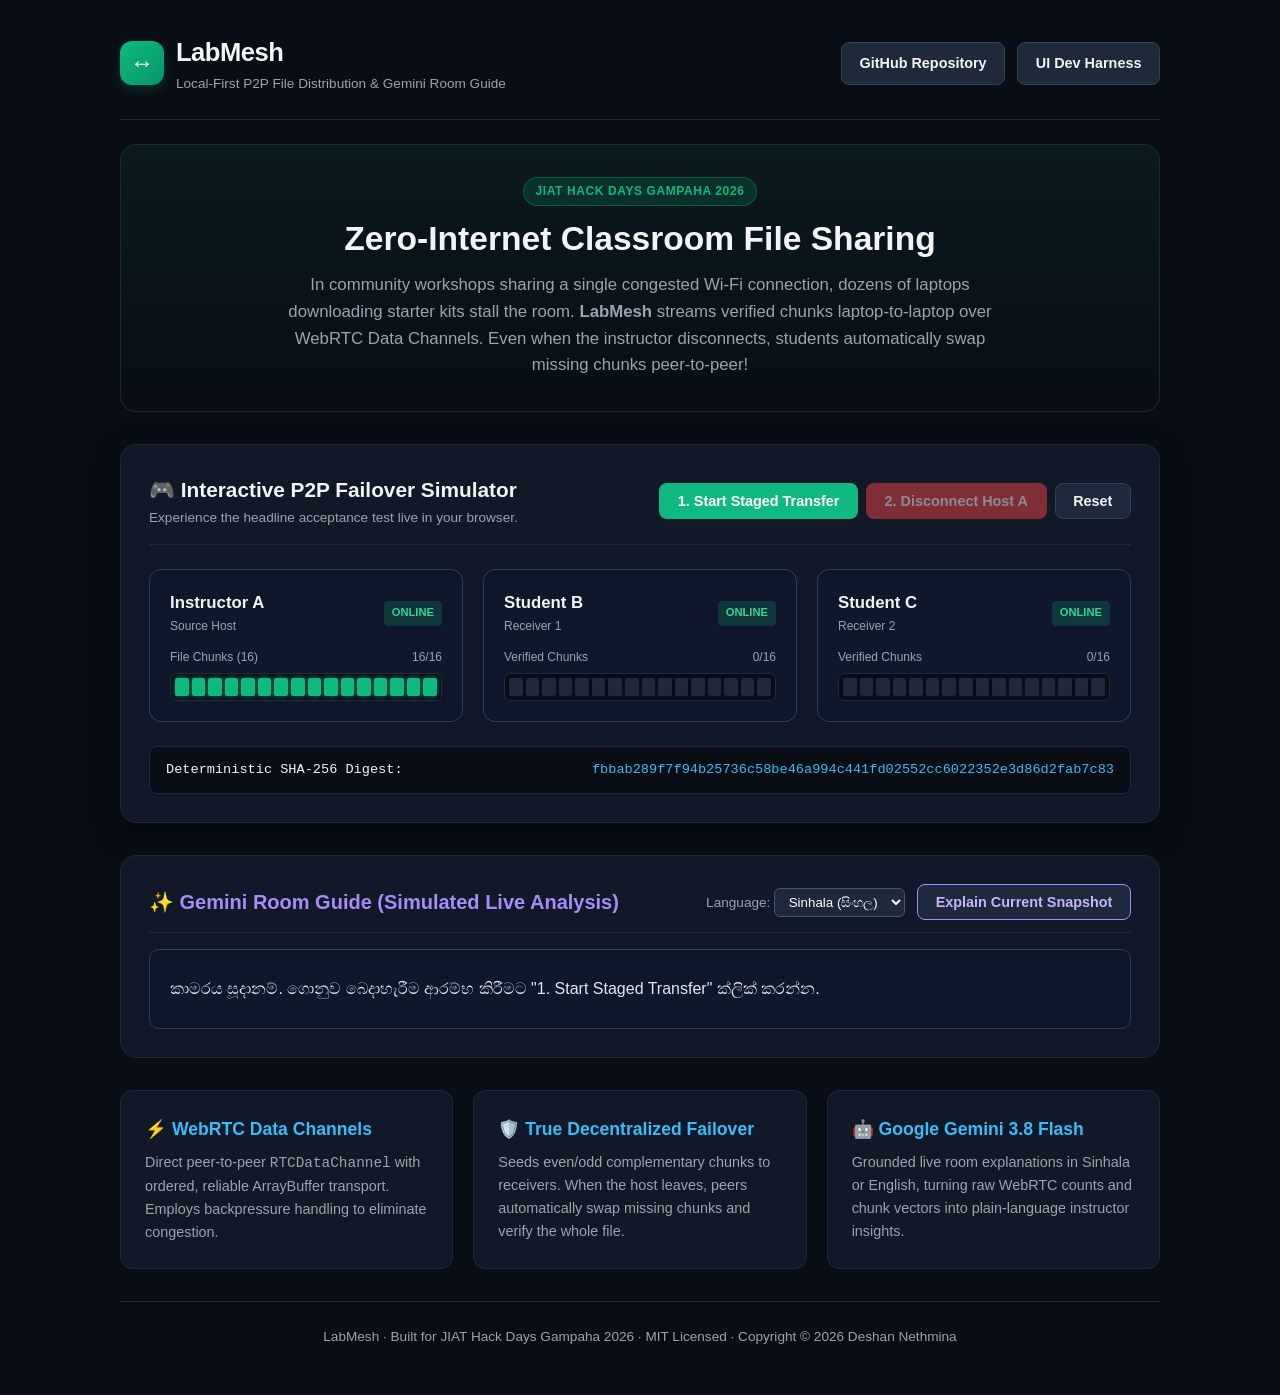
<file: index.html>
<!DOCTYPE html>
<html lang="en">
<head>
  <meta charset="UTF-8">
  <meta name="viewport" content="width=device-width, initial-scale=1.0">
  <title>LabMesh · Local P2P File Sharing with Gemini Guide</title>
  <style>
    :root {
      --bg: #090d16;
      --card-bg: #111827;
      --border: #1f2937;
      --primary: #10b981;
      --primary-glow: rgba(16, 185, 129, 0.2);
      --accent: #38bdf8;
      --warning: #f59e0b;
      --danger: #ef4444;
      --text: #f3f4f6;
      --text-muted: #9ca3af;
    }

    * { box-sizing: border-box; margin: 0; padding: 0; }
    body {
      font-family: -apple-system, BlinkMacSystemFont, "Segoe UI", Roboto, Helvetica, Arial, sans-serif;
      background: var(--bg);
      color: var(--text);
      line-height: 1.6;
      padding: 0 1rem 3rem;
    }

    header {
      max-width: 1040px;
      margin: 2rem auto 1.5rem;
      display: flex;
      flex-wrap: wrap;
      align-items: center;
      justify-content: space-between;
      gap: 1rem;
      padding-bottom: 1.5rem;
      border-bottom: 1px solid var(--border);
    }

    .brand {
      display: flex;
      align-items: center;
      gap: 0.75rem;
    }

    .brand-icon {
      background: linear-gradient(135deg, #10b981, #059669);
      color: white;
      width: 44px;
      height: 44px;
      border-radius: 12px;
      display: grid;
      place-items: center;
      font-size: 1.5rem;
      font-weight: bold;
      box-shadow: 0 4px 12px var(--primary-glow);
    }

    .brand h1 { font-size: 1.6rem; font-weight: 800; letter-spacing: -0.02em; }
    .brand p { font-size: 0.85rem; color: var(--text-muted); }

    .nav-links {
      display: flex;
      gap: 0.75rem;
    }

    .btn {
      display: inline-flex;
      align-items: center;
      gap: 0.4rem;
      padding: 0.55rem 1.1rem;
      border-radius: 8px;
      font-weight: 600;
      font-size: 0.9rem;
      text-decoration: none;
      cursor: pointer;
      border: 1px solid transparent;
      transition: all 0.15s ease;
    }

    .btn-primary { background: var(--primary); color: white; }
    .btn-primary:hover { background: #059669; }
    .btn-outline { background: #1e293b; color: var(--text); border-color: #334155; }
    .btn-outline:hover { background: #334155; }
    .btn-danger { background: var(--danger); color: white; }
    .btn-danger:hover { background: #dc2626; }
    .btn:disabled { opacity: 0.5; cursor: not-allowed; }

    main {
      max-width: 1040px;
      margin: 0 auto;
      display: flex;
      flex-direction: column;
      gap: 2rem;
    }

    .hero {
      background: linear-gradient(180deg, rgba(16, 185, 129, 0.08) 0%, rgba(15, 23, 42, 0) 100%);
      border: 1px solid var(--border);
      border-radius: 16px;
      padding: 2rem;
      text-align: center;
    }

    .badge {
      display: inline-block;
      padding: 0.25rem 0.75rem;
      border-radius: 9999px;
      font-size: 0.75rem;
      font-weight: 700;
      text-transform: uppercase;
      letter-spacing: 0.05em;
      margin-bottom: 0.75rem;
      background: rgba(16, 185, 129, 0.15);
      color: var(--primary);
      border: 1px solid rgba(16, 185, 129, 0.3);
    }

    .hero h2 { font-size: 2.1rem; font-weight: 800; margin-bottom: 0.75rem; line-height: 1.25; }
    .hero p { max-width: 720px; margin: 0 auto; color: var(--text-muted); font-size: 1.05rem; }

    /* Interactive Simulator */
    .sim-card {
      background: var(--card-bg);
      border: 1px solid var(--border);
      border-radius: 16px;
      padding: 1.75rem;
      box-shadow: 0 10px 30px rgba(0, 0, 0, 0.4);
    }

    .sim-header {
      display: flex;
      flex-wrap: wrap;
      align-items: center;
      justify-content: space-between;
      gap: 1rem;
      margin-bottom: 1.5rem;
      padding-bottom: 1rem;
      border-bottom: 1px solid var(--border);
    }

    .sim-header h3 { font-size: 1.3rem; display: flex; align-items: center; gap: 0.5rem; }
    .sim-controls { display: flex; flex-wrap: wrap; gap: 0.5rem; }

    .ready-banner {
      display: none;
      background: rgba(16, 185, 129, 0.12);
      border: 1px solid var(--primary);
      border-radius: 10px;
      padding: 0.85rem 1.25rem;
      margin-bottom: 1.5rem;
      color: #34d399;
      font-weight: 700;
      text-align: center;
      animation: pulse 2s infinite;
    }

    @keyframes pulse {
      0%, 100% { opacity: 1; }
      50% { opacity: 0.7; }
    }

    .peers-grid {
      display: grid;
      grid-template-columns: repeat(auto-fit, minmax(280px, 1fr));
      gap: 1.25rem;
      margin-bottom: 1.5rem;
    }

    .peer-card {
      background: #0f172a;
      border: 1px solid #1e293b;
      border-radius: 12px;
      padding: 1.25rem;
      position: relative;
      transition: all 0.2s ease;
    }

    .peer-card.active { border-color: #334155; }
    .peer-card.offline { opacity: 0.55; border-color: #ef4444; }

    .peer-top {
      display: flex;
      justify-content: space-between;
      align-items: center;
      margin-bottom: 0.75rem;
    }

    .peer-name { font-weight: 700; font-size: 1.05rem; }
    .peer-role { font-size: 0.75rem; color: var(--text-muted); }

    .status-pill {
      font-size: 0.7rem;
      font-weight: 700;
      padding: 0.2rem 0.5rem;
      border-radius: 4px;
      text-transform: uppercase;
    }

    .status-online { background: rgba(16, 185, 129, 0.2); color: #34d399; }
    .status-offline { background: rgba(239, 68, 68, 0.2); color: #f87171; }

    .chunk-strip-label {
      font-size: 0.75rem;
      color: var(--text-muted);
      margin-bottom: 0.35rem;
      display: flex;
      justify-content: space-between;
    }

    .chunk-strip {
      display: grid;
      grid-template-columns: repeat(16, 1fr);
      gap: 3px;
      background: #090d16;
      padding: 4px;
      border-radius: 6px;
      border: 1px solid #1e293b;
    }

    .chunk-cell {
      height: 18px;
      border-radius: 2px;
      background: #1e293b;
      transition: background 0.25s ease;
    }

    .chunk-cell.full { background: var(--primary); box-shadow: 0 0 6px rgba(16, 185, 129, 0.6); }

    .hash-display {
      background: #090d16;
      border: 1px solid #1e293b;
      border-radius: 8px;
      padding: 0.75rem 1rem;
      font-family: monospace;
      font-size: 0.85rem;
      display: flex;
      flex-wrap: wrap;
      align-items: center;
      justify-content: space-between;
      gap: 0.5rem;
    }

    .hash-val { color: var(--accent); word-break: break-all; }

    /* Gemini Advisor Section */
    .advisor-card {
      background: var(--card-bg);
      border: 1px solid var(--border);
      border-radius: 16px;
      padding: 1.75rem;
    }

    .advisor-header {
      display: flex;
      align-items: center;
      justify-content: space-between;
      margin-bottom: 1rem;
      padding-bottom: 0.75rem;
      border-bottom: 1px solid var(--border);
    }

    .advisor-header h3 { font-size: 1.25rem; display: flex; align-items: center; gap: 0.5rem; color: #a78bfa; }

    .advisor-box {
      background: #0f172a;
      border: 1px solid #334155;
      border-radius: 10px;
      padding: 1.25rem;
      font-size: 1rem;
      min-height: 80px;
      display: flex;
      align-items: center;
      color: #e2e8f0;
    }

    /* Architecture grid */
    .features-grid {
      display: grid;
      grid-template-columns: repeat(auto-fit, minmax(280px, 1fr));
      gap: 1.25rem;
    }

    .feat-card {
      background: var(--card-bg);
      border: 1px solid var(--border);
      border-radius: 12px;
      padding: 1.5rem;
    }

    .feat-card h4 { font-size: 1.1rem; color: var(--accent); margin-bottom: 0.5rem; }
    .feat-card p { font-size: 0.9rem; color: var(--text-muted); }

    footer {
      max-width: 1040px;
      margin: 2rem auto 0;
      text-align: center;
      font-size: 0.85rem;
      color: var(--text-muted);
      border-top: 1px solid var(--border);
      padding-top: 1.5rem;
    }
  </style>
</head>
<body>

  <header>
    <div class="brand">
      <div class="brand-icon">↔</div>
      <div>
        <h1>LabMesh</h1>
        <p>Local-First P2P File Distribution & Gemini Room Guide</p>
      </div>
    </div>
    <div class="nav-links">
      <a href="https://github.com/Deshan217/labmesh" target="_blank" class="btn btn-outline">GitHub Repository</a>
      <a href="tests/ui/index.html" class="btn btn-outline">UI Dev Harness</a>
    </div>
  </header>

  <main>
    <section class="hero">
      <span class="badge">JIAT Hack Days Gampaha 2026</span>
      <h2>Zero-Internet Classroom File Sharing</h2>
      <p>
        In community workshops sharing a single congested Wi-Fi connection, dozens of laptops downloading starter kits stall the room. 
        <strong>LabMesh</strong> streams verified chunks laptop-to-laptop over WebRTC Data Channels. Even when the instructor disconnects, students automatically swap missing chunks peer-to-peer!
      </p>
    </section>

    <!-- LIVE DEMO SIMULATION SECTION -->
    <section class="sim-card">
      <div class="sim-header">
        <div>
          <h3>🎮 Interactive P2P Failover Simulator</h3>
          <p style="font-size:0.85rem; color:var(--text-muted);">Experience the headline acceptance test live in your browser.</p>
        </div>
        <div class="sim-controls">
          <button id="btn-seed" class="btn btn-primary" onclick="startStagedTransfer()">1. Start Staged Transfer</button>
          <button id="btn-disconnect" class="btn btn-danger" onclick="disconnectHost()" disabled>2. Disconnect Host A</button>
          <button id="btn-reset" class="btn btn-outline" onclick="resetSim()">Reset</button>
        </div>
      </div>

      <div id="ready-banner" class="ready-banner">
        ✓ Ready to disconnect the source! Receivers B & C jointly hold 100% of the file chunks.
      </div>

      <div class="peers-grid">
        <!-- Peer A -->
        <div id="card-a" class="peer-card active">
          <div class="peer-top">
            <div>
              <div class="peer-name">Instructor A</div>
              <div class="peer-role">Source Host</div>
            </div>
            <span id="badge-a" class="status-pill status-online">Online</span>
          </div>
          <div class="chunk-strip-label">
            <span>File Chunks (16)</span>
            <span id="count-a">16/16</span>
          </div>
          <div id="strip-a" class="chunk-strip"></div>
        </div>

        <!-- Peer B -->
        <div id="card-b" class="peer-card active">
          <div class="peer-top">
            <div>
              <div class="peer-name">Student B</div>
              <div class="peer-role">Receiver 1</div>
            </div>
            <span class="status-pill status-online">Online</span>
          </div>
          <div class="chunk-strip-label">
            <span>Verified Chunks</span>
            <span id="count-b">0/16</span>
          </div>
          <div id="strip-b" class="chunk-strip"></div>
        </div>

        <!-- Peer C -->
        <div id="card-c" class="peer-card active">
          <div class="peer-top">
            <div>
              <div class="peer-name">Student C</div>
              <div class="peer-role">Receiver 2</div>
            </div>
            <span class="status-pill status-online">Online</span>
          </div>
          <div class="chunk-strip-label">
            <span>Verified Chunks</span>
            <span id="count-c">0/16</span>
          </div>
          <div id="strip-c" class="chunk-strip"></div>
        </div>
      </div>

      <div class="hash-display">
        <span>Deterministic SHA-256 Digest:</span>
        <span id="hash-val" class="hash-val">fbbab289f7f94b25736c58be46a994c441fd02552cc6022352e3d86d2fab7c83</span>
      </div>
    </section>

    <!-- GEMINI ROOM GUIDE SECTION -->
    <section class="advisor-card">
      <div class="advisor-header">
        <h3>✨ Gemini Room Guide (Simulated Live Analysis)</h3>
        <div>
          <label style="font-size:0.85rem; color:var(--text-muted); margin-right:0.5rem;">Language:
            <select id="guide-lang" style="background:#1e293b; color:#fff; padding:0.3rem 0.6rem; border:1px solid #475569; border-radius:6px;">
              <option value="si">Sinhala (සිංහල)</option>
              <option value="en">English</option>
            </select>
          </label>
          <button class="btn btn-outline" style="border-color:#a78bfa; color:#c4b5fd;" onclick="askGemini()">Explain Current Snapshot</button>
        </div>
      </div>
      <div id="advisor-output" class="advisor-box">
        කාමරය සූදානම්. ගොනුව බෙදාහැරීම ආරම්භ කිරීමට "1. Start Staged Transfer" ක්ලික් කරන්න.
      </div>
    </section>

    <!-- ARCHITECTURE & SPECS -->
    <section class="features-grid">
      <div class="feat-card">
        <h4>⚡ WebRTC Data Channels</h4>
        <p>Direct peer-to-peer <code>RTCDataChannel</code> with ordered, reliable ArrayBuffer transport. Employs backpressure handling to eliminate congestion.</p>
      </div>
      <div class="feat-card">
        <h4>🛡️ True Decentralized Failover</h4>
        <p>Seeds even/odd complementary chunks to receivers. When the host leaves, peers automatically swap missing chunks and verify the whole file.</p>
      </div>
      <div class="feat-card">
        <h4>🤖 Google Gemini 3.8 Flash</h4>
        <p>Grounded live room explanations in Sinhala or English, turning raw WebRTC counts and chunk vectors into plain-language instructor insights.</p>
      </div>
    </section>
  </main>

  <footer>
    <p>LabMesh · Built for JIAT Hack Days Gampaha 2026 · MIT Licensed · Copyright &copy; 2026 Deshan Nethmina</p>
  </footer>

  <script>
    const CHUNK_COUNT = 16;
    let stage = 0; // 0: idle, 1: seeded, 2: disconnected & complete

    function initStrips() {
      ['strip-a', 'strip-b', 'strip-c'].forEach(id => {
        const el = document.getElementById(id);
        el.innerHTML = '';
        for (let i = 0; i < CHUNK_COUNT; i++) {
          const cell = document.createElement('div');
          cell.className = 'chunk-cell';
          cell.id = `${id}-${i}`;
          el.appendChild(cell);
        }
      });
      for (let i = 0; i < CHUNK_COUNT; i++) {
        document.getElementById(`strip-a-${i}`).classList.add('full');
      }
    }

    function startStagedTransfer() {
      stage = 1;
      document.getElementById('btn-seed').disabled = true;

      // Seed even to B, odd to C
      for (let i = 0; i < CHUNK_COUNT; i++) {
        if (i % 2 === 0) {
          document.getElementById(`strip-b-${i}`).classList.add('full');
        } else {
          document.getElementById(`strip-c-${i}`).classList.add('full');
        }
      }

      document.getElementById('count-b').textContent = '8/16';
      document.getElementById('count-c').textContent = '8/16';
      document.getElementById('ready-banner').style.display = 'block';
      document.getElementById('btn-disconnect').disabled = false;

      updateGuide(
        "ලබන්නන් B සහ C එක්ව සියලුම chunks රඳවාගෙන ඇත. ඔබට දැන් Instructor A ගේ සම්බන්ධතාවය විසන්ධි කළ හැක.",
        "Receivers B and C jointly hold all 16 chunks. It is now safe to disconnect Instructor A."
      );
    }

    function disconnectHost() {
      if (stage !== 1) return;
      stage = 2;
      document.getElementById('btn-disconnect').disabled = true;

      // Disconnect A
      document.getElementById('card-a').classList.remove('active');
      document.getElementById('card-a').classList.add('offline');
      document.getElementById('badge-a').className = 'status-pill status-offline';
      document.getElementById('badge-a').textContent = 'Offline';

      // Automatic P2P failover: B and C swap missing chunks
      setTimeout(() => {
        for (let i = 0; i < CHUNK_COUNT; i++) {
          document.getElementById(`strip-b-${i}`).classList.add('full');
          document.getElementById(`strip-c-${i}`).classList.add('full');
        }
        document.getElementById('count-b').textContent = '16/16 (Verified)';
        document.getElementById('count-c').textContent = '16/16 (Verified)';
        document.getElementById('ready-banner').textContent = '🎉 Transfer Complete! Both B and C successfully verified the whole-file SHA-256 hash.';

        updateGuide(
          "Instructor A විසන්ධි වී ඇත. B සහ C එකිනෙකාගෙන් chunks හුවමාරු කරගෙන සම්පූර්ණ SHA-256 තහවුරු කිරීම සාර්ථකව අවසන් කළහ.",
          "Instructor A disconnected. B and C recovered missing pieces peer-to-peer and reached verified whole-file SHA-256 completion."
        );
      }, 700);
    }

    function resetSim() {
      stage = 0;
      document.getElementById('btn-seed').disabled = false;
      document.getElementById('btn-disconnect').disabled = true;
      document.getElementById('ready-banner').style.display = 'none';
      document.getElementById('ready-banner').textContent = '✓ Ready to disconnect the source! Receivers B & C jointly hold 100% of the file chunks.';
      document.getElementById('card-a').className = 'peer-card active';
      document.getElementById('badge-a').className = 'status-pill status-online';
      document.getElementById('badge-a').textContent = 'Online';
      document.getElementById('count-b').textContent = '0/16';
      document.getElementById('count-c').textContent = '0/16';
      initStrips();
      updateGuide(
        "කාමරය සූදානම්. ගොනුව බෙදාහැරීම ආරම්භ කිරීමට '1. Start Staged Transfer' ක්ලික් කරන්න.",
        "Room is idle. Click '1. Start Staged Transfer' to seed the workshop file."
      );
    }

    function updateGuide(si, en) {
      const lang = document.getElementById('guide-lang').value;
      document.getElementById('advisor-output').textContent = lang === 'si' ? si : en;
    }

    function askGemini() {
      if (stage === 0) {
        updateGuide(
          "කාමරය සක්‍රියයි. නමුත් තවමත් ගොනුවක් තෝරාගෙන නැත. කරුණාකර transfer එක ආරම්භ කරන්න.",
          "Session is active with 3 peers, waiting for file selection."
        );
      } else if (stage === 1) {
        updateGuide(
          "B ලඟ even chunks ද, C ලඟ odd chunks ද ඇත. ලබන්නන් දෙදෙනා එක්ව 100% coverage සම්පූර්ණ කර ඇත. Ready to disconnect.",
          "Receivers jointly hold all 16 chunks with complementary inventories. Ready to disconnect the source."
        );
      } else if (stage === 2) {
        updateGuide(
          "සම්පූර්ණ file verification සාර්ථකයි. ගොනුවේ hash එක fbbab289... සමඟ 100% ගැලපේ. Save verified file ක්ලික් කරන්න.",
          "Whole-file SHA-256 integrity verified on both receivers. Safe to download and save verified file."
        );
      }
    }

    document.getElementById('guide-lang').addEventListener('change', askGemini);
    window.onload = initStrips;
  </script>
</body>
</html>
</file>
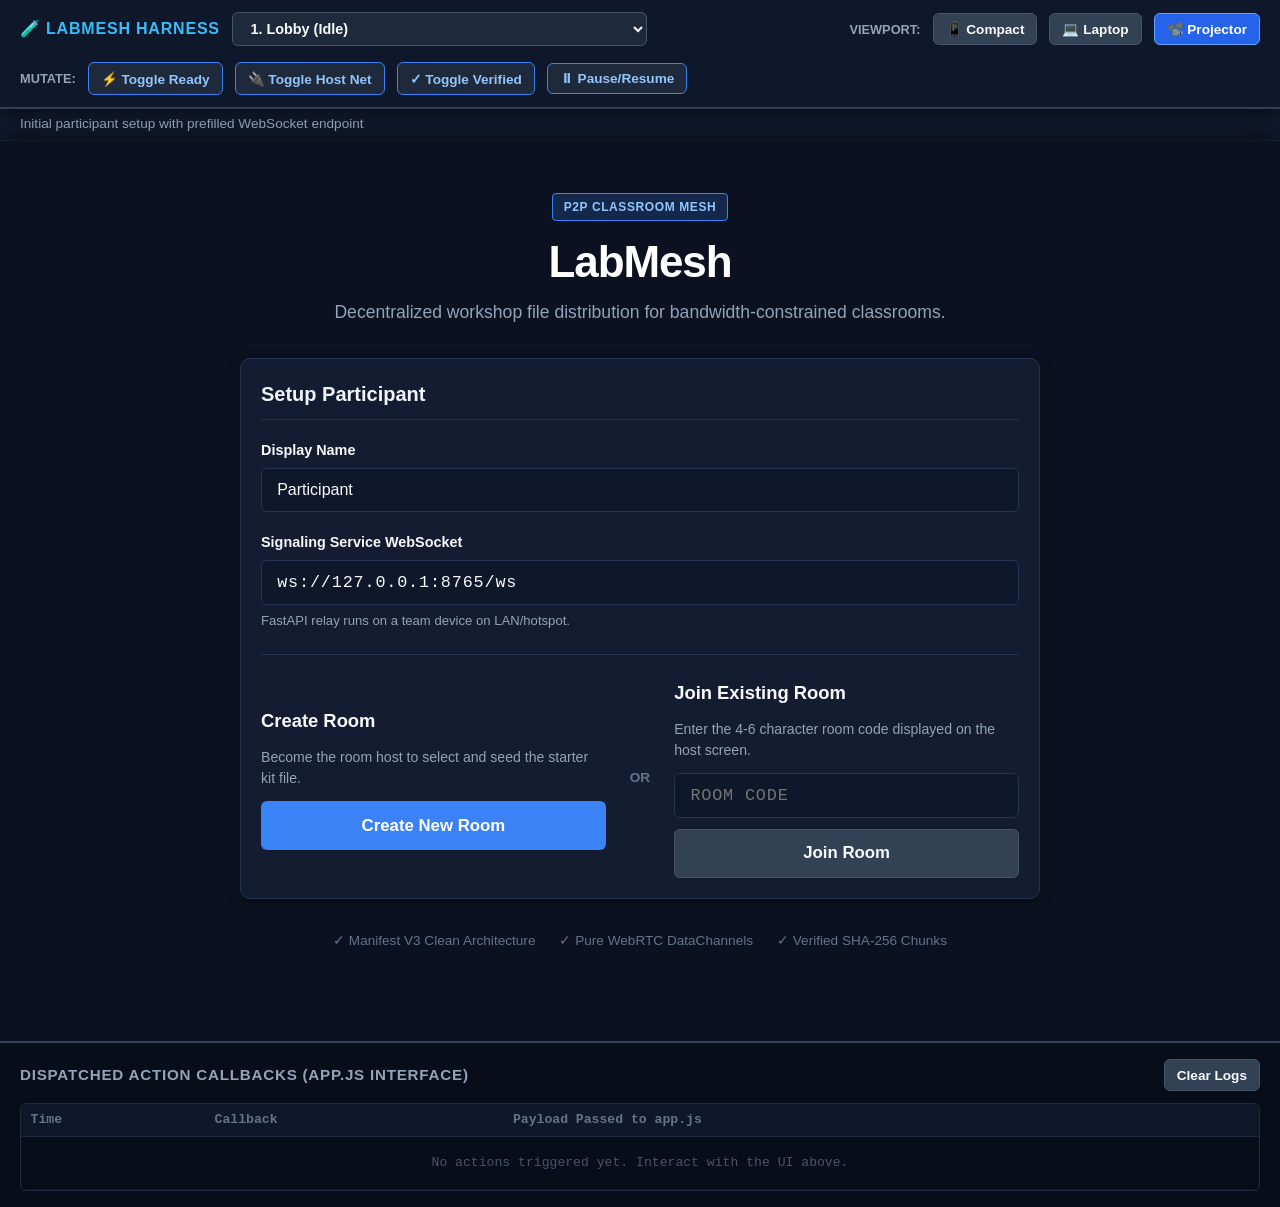
<file: tests/ui/index.html>
<!DOCTYPE html>
<html lang="en">
<head>
  <meta charset="UTF-8">
  <meta name="viewport" content="width=device-width, initial-scale=1.0">
  <title>LabMesh UI Dev Harness & Snapshot Inspector</title>
  <link rel="stylesheet" href="../../extension/styles.css">
  <style>
    /* Harness Toolbar & Debugging UI Styles */
    body {
      margin: 0;
      background: #060913;
      color: #f1f5f9;
      font-family: -apple-system, BlinkMacSystemFont, "Segoe UI", Roboto, sans-serif;
    }

    #harness-bar {
      position: sticky;
      top: 0;
      z-index: 1000;
      background: #0f172a;
      border-bottom: 2px solid #334155;
      padding: 0.75rem 1.25rem;
      display: flex;
      flex-wrap: wrap;
      align-items: center;
      justify-content: space-between;
      gap: 1rem;
      box-shadow: 0 4px 15px rgba(0, 0, 0, 0.5);
    }

    .harness-group {
      display: flex;
      align-items: center;
      gap: 0.75rem;
      flex-wrap: wrap;
    }

    .harness-title {
      font-size: 1rem;
      font-weight: 800;
      color: #38bdf8;
      letter-spacing: 0.05em;
    }

    .harness-select {
      padding: 0.45rem 0.85rem;
      background: #1e293b;
      border: 1px solid #475569;
      color: #f8fafc;
      border-radius: 6px;
      font-size: 0.9rem;
      font-weight: 600;
      cursor: pointer;
    }

    .harness-btn {
      padding: 0.45rem 0.75rem;
      background: #334155;
      border: 1px solid #475569;
      color: #f8fafc;
      border-radius: 6px;
      font-size: 0.85rem;
      font-weight: 600;
      cursor: pointer;
      transition: background 0.15s, border-color 0.15s;
    }

    .harness-btn:hover {
      background: #475569;
      border-color: #64748b;
    }

    .harness-btn.active {
      background: #2563eb;
      border-color: #60a5fa;
      color: #ffffff;
    }

    .harness-btn--toggle {
      background: #1e293b;
      border-color: #3b82f6;
      color: #93c5fd;
    }

    .harness-btn--toggle:hover {
      background: rgba(59, 130, 246, 0.25);
    }

    #snapshot-desc {
      font-size: 0.85rem;
      color: #94a3b8;
      padding: 0.35rem 1.25rem;
      background: #111a2e;
      border-bottom: 1px solid #1e293b;
    }

    /* Viewport Simulation Wrappers */
    #viewport-container {
      margin: 0 auto;
      transition: width 0.3s ease, max-width 0.3s ease;
      background: #0b1120;
      min-height: calc(100vh - 240px);
      box-shadow: 0 0 25px rgba(0, 0, 0, 0.7);
    }

    .viewport--compact {
      max-width: 440px !important;
      border-left: 2px dashed #334155;
      border-right: 2px dashed #334155;
    }

    .viewport--laptop {
      max-width: 980px !important;
      border-left: 2px dashed #334155;
      border-right: 2px dashed #334155;
    }

    .viewport--projector {
      max-width: 1400px !important;
    }

    /* Action Logs Drawer */
    #harness-logs-drawer {
      background: #080d1a;
      border-top: 2px solid #334155;
      padding: 1rem 1.25rem;
    }

    .logs-header {
      display: flex;
      justify-content: space-between;
      align-items: center;
      margin-bottom: 0.75rem;
    }

    .logs-title {
      font-size: 0.95rem;
      font-weight: 700;
      color: #94a3b8;
      text-transform: uppercase;
      letter-spacing: 0.05em;
    }

    .logs-table-wrap {
      max-height: 160px;
      overflow-y: auto;
      border: 1px solid #1e293b;
      border-radius: 6px;
    }

    .logs-table {
      width: 100%;
      border-collapse: collapse;
      font-family: var(--lm-font-mono);
      font-size: 0.82rem;
    }

    .logs-table th {
      background: #0f172a;
      text-align: left;
      padding: 0.4rem 0.6rem;
      color: #64748b;
      border-bottom: 1px solid #1e293b;
    }

    .logs-table td {
      padding: 0.4rem 0.6rem;
      border-bottom: 1px solid #0f172a;
    }

    .log-time {
      color: #64748b;
      width: 110px;
    }

    .log-action {
      color: #38bdf8;
      font-weight: 700;
      width: 120px;
    }

    .log-payload {
      color: #a7f3d0;
      word-break: break-all;
    }
  </style>
</head>
<body>

  <!-- Top Developer Toolbar -->
  <header id="harness-bar">
    <div class="harness-group">
      <span class="harness-title">🧪 LABMESH HARNESS</span>
      <select id="snapshot-select" class="harness-select" aria-label="Select state snapshot"></select>
    </div>

    <!-- Viewport Width Switchers -->
    <div class="harness-group">
      <span style="font-size: 0.8rem; color: #94a3b8; font-weight: 600;">VIEWPORT:</span>
      <button type="button" class="harness-btn" data-viewport="compact" title="Extension Popup Width (440px)">📱 Compact</button>
      <button type="button" class="harness-btn" data-viewport="laptop" title="Standard Laptop (980px)">💻 Laptop</button>
      <button type="button" class="harness-btn active" data-viewport="projector" title="Classroom Projector (1400px)">📽️ Projector</button>
    </div>

    <!-- Live Mutators -->
    <div class="harness-group">
      <span style="font-size: 0.8rem; color: #94a3b8; font-weight: 600;">MUTATE:</span>
      <button type="button" class="harness-btn harness-btn--toggle" id="toggle-ready">⚡ Toggle Ready</button>
      <button type="button" class="harness-btn harness-btn--toggle" id="toggle-host-online">🔌 Toggle Host Net</button>
      <button type="button" class="harness-btn harness-btn--toggle" id="toggle-verified">✓ Toggle Verified</button>
      <button type="button" class="harness-btn harness-btn--toggle" id="toggle-pause">⏸ Pause/Resume</button>
    </div>
  </header>

  <!-- Snapshot Description -->
  <div id="snapshot-desc">Loading snapshot...</div>

  <!-- Simulated Viewport Wrapper -->
  <main id="viewport-container" class="viewport-wrapper viewport--projector">
    <!-- UI Mount Target -->
    <div id="app-root"></div>
  </main>

  <!-- Action Event Log Drawer -->
  <section id="harness-logs-drawer" aria-label="Action Logs">
    <div class="logs-header">
      <span class="logs-title">Dispatched Action Callbacks (app.js Interface)</span>
      <button type="button" class="harness-btn" id="clear-logs">Clear Logs</button>
    </div>
    <div class="logs-table-wrap">
      <table class="logs-table">
        <thead>
          <tr>
            <th>Time</th>
            <th>Callback</th>
            <th>Payload Passed to app.js</th>
          </tr>
        </thead>
        <tbody id="action-logs-body">
          <tr>
            <td colspan="3" style="text-align: center; color: #475569; padding: 1rem;">No actions triggered yet. Interact with the UI above.</td>
          </tr>
        </tbody>
      </table>
    </div>
  </section>

  <!-- Harness Script -->
  <script type="module" src="./harness.js"></script>
</body>
</html>
</file>
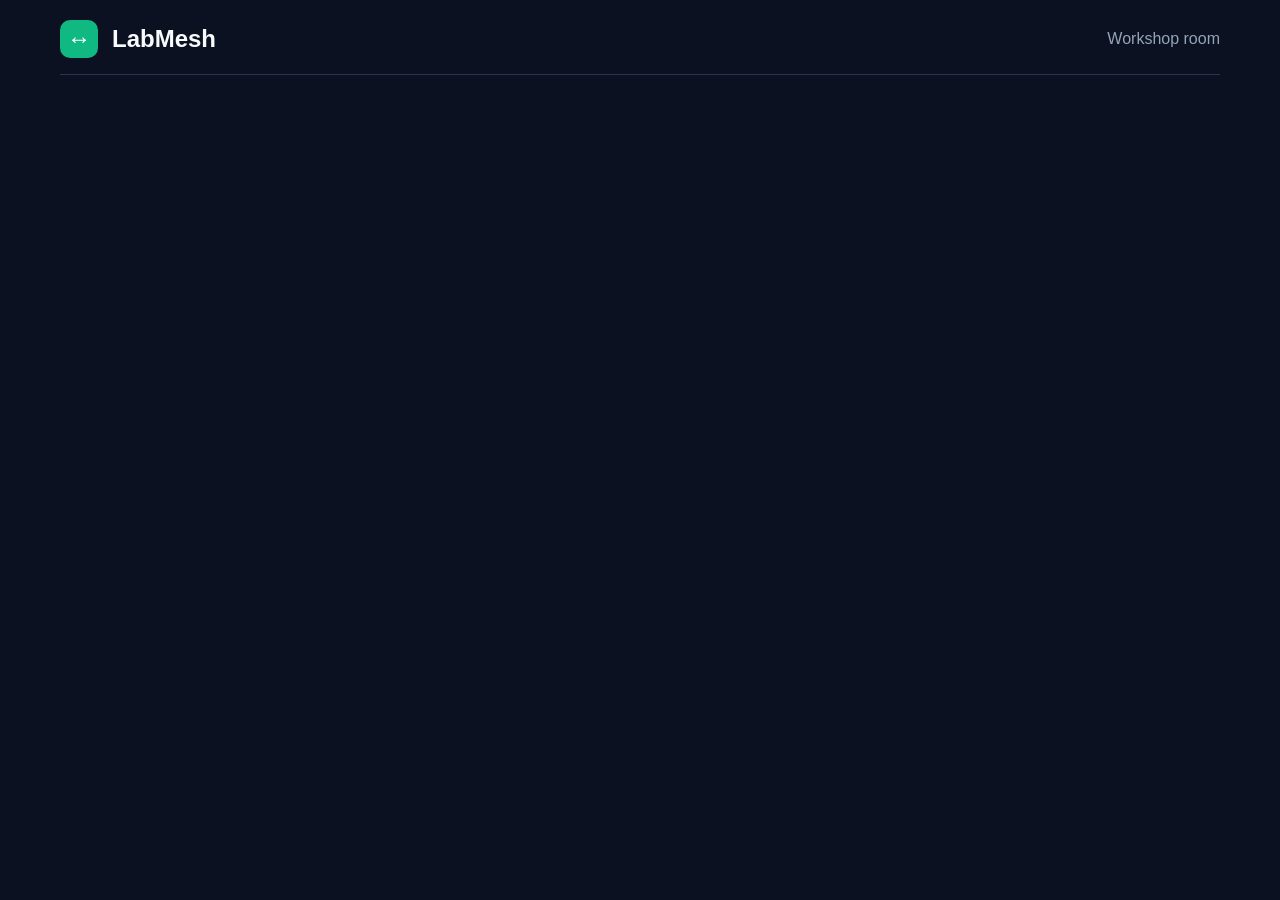
<file: extension/room.html>
<!doctype html>
<html lang="en"><head><meta charset="utf-8"><meta name="viewport" content="width=device-width,initial-scale=1">
<title>LabMesh · Workshop room</title><link rel="stylesheet" href="shell.css"></head>
<body><main><header><span class="mark" aria-hidden="true">↔</span><h1>LabMesh</h1><span>Workshop room</span></header>
<div id="app"></div>
<section id="advisor" hidden><h2>Gemini room guide</h2>
<p>Explain the current peer and chunk counts for the instructor.</p>
<label>Answer language <select id="language"><option>Sinhala</option><option>English</option></select></label>
<button id="ask" type="button">Explain this snapshot</button>
<p id="response" role="status"></p></section></main><script type="module" src="app.js"></script></body></html>
</file>
<file: extension/styles.css>
/**
 * LabMesh Extension Styles
 * Classroom Projector & Compact Popup Responsive Design
 * High-contrast, Accessible (WCAG AAA compliant colors), System Font Fallbacks
 */

:root {
  /* High contrast color palette for classroom projectors */
  --lm-bg: #0b1120;
  --lm-card-bg: #131c31;
  --lm-card-border: #243452;
  --lm-card-hover: #1c2b48;
  
  --lm-text-main: #f8fafc;
  --lm-text-muted: #94a3b8;
  --lm-text-dim: #64748b;
  
  --lm-primary: #3b82f6;
  --lm-primary-hover: #2563eb;
  --lm-primary-focus: rgba(59, 130, 246, 0.4);
  
  --lm-success: #10b981;
  --lm-success-bg: rgba(16, 185, 129, 0.15);
  --lm-success-border: #059669;
  
  --lm-warning: #f59e0b;
  --lm-warning-bg: rgba(245, 158, 11, 0.15);
  --lm-warning-border: #d97706;
  
  --lm-danger: #ef4444;
  --lm-danger-bg: rgba(239, 68, 68, 0.15);
  --lm-danger-border: #dc2626;

  --lm-focus-ring: #60a5fa;

  /* Chunk Strip Colors */
  --lm-chunk-empty: #1e293b;
  --lm-chunk-empty-border: #334155;
  --lm-chunk-full: #10b981;
  --lm-chunk-full-border: #34d399;
  --lm-chunk-partial-1: #d97706;
  --lm-chunk-partial-2: #f59e0b;

  /* Typography */
  --lm-font: -apple-system, BlinkMacSystemFont, "Segoe UI", Roboto, Helvetica, Arial, sans-serif;
  --lm-font-mono: ui-monospace, SFMono-Regular, Menlo, Monaco, Consolas, "Liberation Mono", "Courier New", monospace;
}

*, *::before, *::after {
  box-sizing: border-box;
  margin: 0;
  padding: 0;
}

body {
  background-color: var(--lm-bg);
  color: var(--lm-text-main);
  font-family: var(--lm-font);
  font-size: 15px;
  line-height: 1.5;
  -webkit-font-smoothing: antialiased;
  min-height: 100vh;
}

/* Accessible focus visible rings */
:focus-visible {
  outline: 3px solid var(--lm-focus-ring);
  outline-offset: 2px;
}

/* Main Wrapper */
.labmesh-app {
  max-width: 1400px;
  margin: 0 auto;
  padding: 1.25rem;
  display: flex;
  flex-direction: column;
  gap: 1.25rem;
  min-height: 100vh;
}

/* ==========================================================================
   BADGES & PILLS (Non-colour status indicators)
   ========================================================================== */
.lm-badge {
  display: inline-flex;
  align-items: center;
  gap: 0.35rem;
  padding: 0.25rem 0.65rem;
  border-radius: 4px;
  font-size: 0.75rem;
  font-weight: 700;
  letter-spacing: 0.05em;
  text-transform: uppercase;
  border: 1px solid transparent;
}

.lm-badge--primary {
  background: rgba(59, 130, 246, 0.2);
  color: #93c5fd;
  border-color: #3b82f6;
}

.lm-badge--host {
  background: rgba(245, 158, 11, 0.2);
  color: #fde68a;
  border-color: #f59e0b;
}

.lm-badge--receiver {
  background: rgba(16, 185, 129, 0.2);
  color: #a7f3d0;
  border-color: #10b981;
}

.lm-badge--you {
  background: rgba(168, 85, 247, 0.2);
  color: #e9d5ff;
  border-color: #a855f7;
}

/* Status Pill */
.lm-status-pill {
  display: inline-flex;
  align-items: center;
  gap: 0.4rem;
  padding: 0.25rem 0.6rem;
  border-radius: 9999px;
  font-size: 0.75rem;
  font-weight: 700;
  letter-spacing: 0.04em;
}

.lm-status-pill--online {
  background: var(--lm-success-bg);
  color: #6ee7b7;
  border: 1px solid var(--lm-success-border);
}

.lm-status-pill--offline {
  background: var(--lm-danger-bg);
  color: #fca5a5;
  border: 1px dashed var(--lm-danger-border);
  text-decoration: line-through;
}

.lm-status-dot {
  width: 8px;
  height: 8px;
  border-radius: 50%;
  display: inline-block;
}

.lm-status-dot--online {
  background-color: var(--lm-success);
  box-shadow: 0 0 6px var(--lm-success);
}

.lm-status-dot--offline {
  background-color: var(--lm-danger);
}

/* ==========================================================================
   BUTTONS & INPUTS
   ========================================================================== */
.lm-btn {
  display: inline-flex;
  align-items: center;
  justify-content: center;
  gap: 0.5rem;
  padding: 0.65rem 1.25rem;
  border-radius: 6px;
  font-family: inherit;
  font-size: 0.95rem;
  font-weight: 600;
  cursor: pointer;
  transition: background-color 0.15s ease, border-color 0.15s ease, transform 0.05s;
  border: 1px solid transparent;
}

.lm-btn:active {
  transform: translateY(1px);
}

.lm-btn:disabled {
  opacity: 0.5;
  cursor: not-allowed;
  transform: none;
}

.lm-btn--primary {
  background: var(--lm-primary);
  color: #ffffff;
}

.lm-btn--primary:hover:not(:disabled) {
  background: var(--lm-primary-hover);
}

.lm-btn--secondary {
  background: #334155;
  color: #f8fafc;
  border-color: #475569;
}

.lm-btn--secondary:hover:not(:disabled) {
  background: #475569;
}

.lm-btn--success {
  background: var(--lm-success);
  color: #064e3b;
  font-weight: 700;
}

.lm-btn--success:hover:not(:disabled) {
  background: #059669;
  color: #ffffff;
}

.lm-btn--danger {
  background: transparent;
  color: #f87171;
  border-color: #dc2626;
}

.lm-btn--danger:hover:not(:disabled) {
  background: var(--lm-danger-bg);
}

.lm-btn--outline {
  background: transparent;
  color: var(--lm-text-main);
  border-color: var(--lm-card-border);
}

.lm-btn--outline:hover:not(:disabled) {
  background: var(--lm-card-hover);
}

.lm-btn--large {
  padding: 0.85rem 1.5rem;
  font-size: 1.05rem;
}

.lm-btn--sm {
  padding: 0.4rem 0.8rem;
  font-size: 0.85rem;
}

.lm-btn--full {
  width: 100%;
}

.lm-input {
  width: 100%;
  padding: 0.75rem 0.95rem;
  background: #0f172a;
  border: 1px solid var(--lm-card-border);
  border-radius: 6px;
  color: var(--lm-text-main);
  font-family: inherit;
  font-size: 1rem;
  transition: border-color 0.15s ease, box-shadow 0.15s ease;
}

.lm-input:focus {
  border-color: var(--lm-primary);
  box-shadow: 0 0 0 3px var(--lm-primary-focus);
}

.lm-input--code {
  font-family: var(--lm-font-mono);
  font-size: 1.05rem;
  letter-spacing: 0.05em;
}

.lm-label {
  display: block;
  font-size: 0.9rem;
  font-weight: 600;
  margin-bottom: 0.4rem;
  color: var(--lm-text-main);
}

.lm-form-group {
  margin-bottom: 1.25rem;
}

.lm-form-hint {
  display: block;
  margin-top: 0.35rem;
  font-size: 0.82rem;
  color: var(--lm-text-muted);
}

/* ==========================================================================
   CARDS & PANELS
   ========================================================================== */
.lm-card {
  background: var(--lm-card-bg);
  border: 1px solid var(--lm-card-border);
  border-radius: 10px;
  padding: 1.25rem;
  box-shadow: 0 4px 12px rgba(0, 0, 0, 0.3);
}

.lm-card-title {
  font-size: 1.25rem;
  font-weight: 700;
  margin-bottom: 1.25rem;
  border-bottom: 1px solid var(--lm-card-border);
  padding-bottom: 0.65rem;
}

.lm-card-subheading {
  font-size: 1.05rem;
  font-weight: 600;
  margin-bottom: 0.75rem;
  color: #93c5fd;
}

/* ==========================================================================
   LOBBY VIEW
   ========================================================================== */
.lm-lobby {
  max-width: 800px;
  margin: 2rem auto;
  width: 100%;
}

.lm-header {
  text-align: center;
  margin-bottom: 2rem;
}

.lm-title {
  font-size: 2.75rem;
  font-weight: 800;
  letter-spacing: -0.025em;
  margin: 0.5rem 0 0.25rem;
  color: #ffffff;
}

.lm-subtitle {
  font-size: 1.1rem;
  color: var(--lm-text-muted);
}

.lm-lobby-actions {
  display: grid;
  grid-template-columns: 1fr auto 1fr;
  align-items: center;
  gap: 1.5rem;
  margin-top: 1.5rem;
  padding-top: 1.5rem;
  border-top: 1px solid var(--lm-card-border);
}

.lm-action-box {
  display: flex;
  flex-direction: column;
  gap: 0.75rem;
}

.lm-action-box h3 {
  font-size: 1.15rem;
  font-weight: 700;
  color: #f8fafc;
}

.lm-action-box p {
  font-size: 0.88rem;
  color: var(--lm-text-muted);
  min-height: 2.5rem;
}

.lm-divider {
  display: flex;
  align-items: center;
  justify-content: center;
  color: var(--lm-text-dim);
  font-weight: 800;
  font-size: 0.85rem;
}

.lm-join-row {
  display: flex;
  flex-direction: column;
  gap: 0.65rem;
}

.lm-connecting-banner {
  display: flex;
  align-items: center;
  gap: 0.75rem;
  padding: 0.85rem 1rem;
  background: rgba(59, 130, 246, 0.15);
  border: 1px solid var(--lm-primary);
  border-radius: 6px;
  margin-bottom: 1.25rem;
  font-weight: 600;
  color: #93c5fd;
}

.lm-spinner {
  width: 18px;
  height: 18px;
  border: 3px solid rgba(255, 255, 255, 0.2);
  border-top-color: #60a5fa;
  border-radius: 50%;
  animation: lm-spin 0.8s linear infinite;
}

@keyframes lm-spin {
  to { transform: rotate(360deg); }
}

.lm-lobby-footer {
  display: flex;
  justify-content: center;
  flex-wrap: wrap;
  gap: 1.5rem;
  margin-top: 2rem;
  font-size: 0.85rem;
  color: var(--lm-text-dim);
}

/* ==========================================================================
   IN-ROOM VIEW
   ========================================================================== */
.lm-room {
  display: flex;
  flex-direction: column;
  gap: 1.25rem;
}

/* Top Room App Bar */
.lm-room-header {
  display: flex;
  justify-content: space-between;
  align-items: center;
  flex-wrap: wrap;
  gap: 1rem;
  background: var(--lm-card-bg);
  padding: 0.85rem 1.25rem;
  border-radius: 8px;
  border: 1px solid var(--lm-card-border);
}

.lm-room-header-left, .lm-room-header-right {
  display: flex;
  align-items: center;
  gap: 1rem;
  flex-wrap: wrap;
}

/* Room Code Badge (High visibility for projector) */
.lm-room-code-badge {
  display: inline-flex;
  align-items: center;
  gap: 0.6rem;
  background: #0f172a;
  border: 2px solid var(--lm-primary);
  border-radius: 8px;
  padding: 0.4rem 0.9rem;
  cursor: pointer;
  user-select: all;
  transition: background-color 0.15s, border-color 0.15s;
}

.lm-room-code-badge:hover {
  background: #1e293b;
  border-color: #60a5fa;
}

.lm-room-code-label {
  font-size: 0.75rem;
  font-weight: 800;
  letter-spacing: 0.08em;
  color: var(--lm-text-muted);
}

.lm-room-code-value {
  font-family: var(--lm-font-mono);
  font-size: 1.6rem;
  font-weight: 800;
  letter-spacing: 0.1em;
  color: #38bdf8;
}

.lm-copy-icon {
  font-size: 1.1rem;
  opacity: 0.7;
}

.lm-copy-feedback {
  font-size: 0.8rem;
  font-weight: 800;
  color: var(--lm-success);
}

.lm-self-tag {
  display: flex;
  align-items: center;
  gap: 0.5rem;
  font-size: 0.95rem;
  font-weight: 600;
}

/* ==========================================================================
   READY TO DISCONNECT SOURCE BANNER (CRITICAL DEMO REQUIREMENT)
   ========================================================================== */
.lm-disconnect-banner {
  display: flex;
  align-items: center;
  gap: 1.25rem;
  padding: 1.25rem 1.5rem;
  background: linear-gradient(135deg, rgba(245, 158, 11, 0.25) 0%, rgba(16, 185, 129, 0.2) 100%);
  border: 3px solid #fbbf24;
  border-radius: 10px;
  box-shadow: 0 0 20px rgba(245, 158, 11, 0.3);
  animation: lm-pulse-glow 2.5s infinite alternate;
}

@keyframes lm-pulse-glow {
  0% { box-shadow: 0 0 10px rgba(245, 158, 11, 0.2); }
  100% { box-shadow: 0 0 25px rgba(245, 158, 11, 0.45); }
}

.lm-disconnect-icon {
  font-size: 2.75rem;
  line-height: 1;
}

.lm-disconnect-title {
  font-size: 1.5rem;
  font-weight: 900;
  letter-spacing: 0.04em;
  color: #fef08a;
  margin-bottom: 0.25rem;
}

.lm-disconnect-desc {
  font-size: 1.05rem;
  color: #f8fafc;
  line-height: 1.4;
}

/* Next Action Banner */
.lm-next-action-bar {
  display: flex;
  align-items: baseline;
  gap: 0.75rem;
  background: #111d35;
  border-left: 4px solid var(--lm-primary);
  padding: 0.75rem 1.25rem;
  border-radius: 6px;
  font-size: 1rem;
}

.lm-next-action-label {
  font-size: 0.75rem;
  font-weight: 800;
  letter-spacing: 0.06em;
  color: #60a5fa;
  flex-shrink: 0;
}

.lm-next-action-content {
  color: #e2e8f0;
  font-weight: 500;
}

/* ==========================================================================
   ALERTS
   ========================================================================== */
.lm-alert {
  display: flex;
  align-items: flex-start;
  gap: 0.85rem;
  padding: 1rem 1.25rem;
  border-radius: 8px;
  margin-bottom: 0.5rem;
}

.lm-alert--error {
  background: var(--lm-danger-bg);
  border: 1px solid var(--lm-danger-border);
  color: #fecaca;
}

.lm-alert-icon {
  font-size: 1.35rem;
  line-height: 1;
}

.lm-alert-hint {
  font-size: 0.85rem;
  color: #fca5a5;
  margin-top: 0.35rem;
}

/* ==========================================================================
   MAIN ROOM LAYOUT (2 Columns)
   ========================================================================== */
.lm-room-main-layout {
  display: grid;
  grid-template-columns: 420px 1fr;
  gap: 1.25rem;
  align-items: start;
}

.lm-panel {
  display: flex;
  flex-direction: column;
  gap: 1.25rem;
}

.lm-panel-title {
  font-size: 1.35rem;
  font-weight: 800;
  color: #ffffff;
}

.lm-panel-header-row {
  display: flex;
  justify-content: space-between;
  align-items: center;
  flex-wrap: wrap;
  gap: 0.75rem;
}

/* Sharing Mode Radio Cards */
.lm-mode-selector {
  display: flex;
  flex-direction: column;
  gap: 0.65rem;
}

.lm-radio-card {
  display: flex;
  align-items: flex-start;
  gap: 0.75rem;
  padding: 0.85rem 1rem;
  background: #0f172a;
  border: 1px solid var(--lm-card-border);
  border-radius: 8px;
  cursor: pointer;
  transition: border-color 0.15s, background-color 0.15s;
}

.lm-radio-card:hover {
  background: #17233d;
}

.lm-radio-card--selected {
  border-color: var(--lm-primary);
  background: rgba(59, 130, 246, 0.1);
}

.lm-radio-body strong {
  display: block;
  font-size: 0.95rem;
  color: #ffffff;
}

.lm-radio-body p {
  font-size: 0.8rem;
  color: var(--lm-text-muted);
  margin-top: 0.2rem;
}

.lm-file-input {
  width: 100%;
  padding: 0.65rem;
  background: #0f172a;
  border: 1px dashed var(--lm-card-border);
  border-radius: 6px;
  color: var(--lm-text-main);
  font-size: 0.9rem;
  cursor: pointer;
}

/* File Meta & Progress */
.lm-file-meta-row {
  display: flex;
  align-items: center;
  gap: 0.85rem;
  margin-bottom: 1.25rem;
}

.lm-file-icon {
  font-size: 2.2rem;
  line-height: 1;
}

.lm-file-info {
  flex: 1;
  min-width: 0;
}

.lm-file-name {
  display: block;
  font-size: 1.15rem;
  font-weight: 700;
  color: #ffffff;
  white-space: nowrap;
  overflow: hidden;
  text-overflow: ellipsis;
}

.lm-file-stats {
  font-size: 0.85rem;
  color: var(--lm-text-muted);
}

.lm-phase-badge {
  padding: 0.35rem 0.75rem;
  border-radius: 4px;
  font-size: 0.8rem;
  font-weight: 800;
  letter-spacing: 0.05em;
  background: #334155;
  color: #cbd5e1;
}

.lm-phase-badge--seeding {
  background: rgba(59, 130, 246, 0.25);
  color: #93c5fd;
  border: 1px solid #3b82f6;
}

.lm-phase-badge--exchanging {
  background: rgba(168, 85, 247, 0.25);
  color: #d8b4fe;
  border: 1px solid #a855f7;
}

.lm-phase-badge--waiting {
  background: var(--lm-warning-bg);
  color: #fde68a;
  border: 1px solid var(--lm-warning-border);
}

.lm-phase-badge--checking {
  background: rgba(14, 165, 233, 0.25);
  color: #7dd3fc;
  border: 1px solid #0284c7;
}

.lm-phase-badge--complete {
  background: var(--lm-success-bg);
  color: #6ee7b7;
  border: 1px solid var(--lm-success-border);
}

.lm-phase-badge--error {
  background: var(--lm-danger-bg);
  color: #fca5a5;
  border: 1px solid var(--lm-danger-border);
}

/* Progress bar */
.lm-progress-section {
  margin-bottom: 1.25rem;
}

.lm-progress-labels {
  display: flex;
  justify-content: space-between;
  font-size: 0.9rem;
  margin-bottom: 0.4rem;
  color: var(--lm-text-muted);
}

.lm-progress-percent {
  font-weight: 800;
  color: #38bdf8;
  font-size: 1.05rem;
}

.lm-progress-bar {
  width: 100%;
  height: 14px;
  background: #0f172a;
  border-radius: 9999px;
  overflow: hidden;
  border: 1px solid var(--lm-card-border);
}

.lm-progress-fill {
  height: 100%;
  background: linear-gradient(90deg, #3b82f6 0%, #10b981 100%);
  border-radius: 9999px;
  transition: width 0.3s ease;
}

/* Verified Badge */
.lm-verified-badge {
  display: flex;
  align-items: center;
  gap: 0.75rem;
  padding: 0.85rem 1rem;
  background: var(--lm-success-bg);
  border: 2px solid var(--lm-success-border);
  border-radius: 8px;
  color: #a7f3d0;
  font-size: 1rem;
  margin-bottom: 1.25rem;
}

.lm-check-icon {
  font-size: 1.5rem;
  font-weight: 900;
  color: var(--lm-success);
}

.lm-detail-callout {
  padding: 0.75rem 1rem;
  background: #0f172a;
  border-left: 3px solid var(--lm-warning);
  border-radius: 4px;
  font-size: 0.88rem;
  margin-bottom: 1.25rem;
  color: #f8fafc;
}

.lm-detail-label {
  font-weight: 700;
  color: #fde68a;
  display: block;
  font-size: 0.75rem;
  margin-bottom: 0.15rem;
}

.lm-transfer-controls {
  display: flex;
  flex-direction: column;
  gap: 0.75rem;
}

/* ==========================================================================
   PEER ROWS (CENTRAL DEMO FOCUS)
   ========================================================================== */
.lm-legend {
  display: flex;
  align-items: center;
  gap: 1rem;
  font-size: 0.8rem;
  color: var(--lm-text-muted);
}

.lm-legend-item {
  display: flex;
  align-items: center;
  gap: 0.4rem;
}

.lm-cell-sample {
  width: 14px;
  height: 14px;
  border-radius: 3px;
  display: inline-block;
}

.lm-cell-sample--full {
  background: var(--lm-chunk-full);
  border: 1px solid var(--lm-chunk-full-border);
}

.lm-cell-sample--partial {
  background: repeating-linear-gradient(
    45deg,
    var(--lm-chunk-partial-1),
    var(--lm-chunk-partial-1) 3px,
    var(--lm-chunk-partial-2) 3px,
    var(--lm-chunk-partial-2) 6px
  );
  border: 1px solid var(--lm-warning);
}

.lm-cell-sample--empty {
  background: var(--lm-chunk-empty);
  border: 1px solid var(--lm-chunk-empty-border);
}

.lm-peer-list {
  display: flex;
  flex-direction: column;
  gap: 1rem;
}

.lm-empty-peers {
  padding: 2.5rem;
  text-align: center;
  background: var(--lm-card-bg);
  border: 2px dashed var(--lm-card-border);
  border-radius: 10px;
  color: var(--lm-text-muted);
  font-size: 1.1rem;
}

/* Peer Row Article */
.lm-peer-row {
  background: var(--lm-card-bg);
  border: 2px solid var(--lm-card-border);
  border-radius: 10px;
  padding: 1.25rem 1.5rem;
  display: flex;
  flex-direction: column;
  gap: 0.85rem;
  transition: border-color 0.2s ease, opacity 0.2s ease;
}

.lm-peer-row--self {
  border-color: #3b82f6;
  box-shadow: 0 0 12px rgba(59, 130, 246, 0.15);
}

/* Persistent Host Row on Departure */
.lm-peer-row--offline {
  border-color: #475569;
  background: #0f172a;
  opacity: 0.75;
}

.lm-peer-header {
  display: flex;
  justify-content: space-between;
  align-items: center;
  flex-wrap: wrap;
  gap: 0.75rem;
}

.lm-peer-info {
  display: flex;
  align-items: center;
  gap: 0.65rem;
  flex-wrap: wrap;
}

.lm-peer-name {
  font-size: 1.25rem;
  font-weight: 800;
  color: #ffffff;
}

.lm-peer-id {
  font-family: var(--lm-font-mono);
  font-size: 0.85rem;
  color: var(--lm-text-dim);
  background: #0b1120;
  padding: 0.15rem 0.45rem;
  border-radius: 4px;
}

.lm-peer-status-group {
  display: flex;
  align-items: center;
  gap: 0.85rem;
}

.lm-peer-chunk-counter {
  font-size: 1rem;
  color: var(--lm-text-muted);
}

.lm-peer-chunk-counter strong {
  color: #ffffff;
  font-size: 1.15rem;
}

.lm-peer-comp-note {
  display: flex;
  align-items: center;
  gap: 0.5rem;
  font-size: 0.88rem;
  font-weight: 600;
  color: #93c5fd;
  background: rgba(59, 130, 246, 0.12);
  padding: 0.35rem 0.75rem;
  border-radius: 4px;
  width: fit-content;
}

.lm-comp-icon {
  font-size: 1.1rem;
}

/* Chunk Strip */
.lm-chunk-strip-container {
  width: 100%;
}

.lm-chunk-strip {
  display: flex;
  gap: 4px;
  width: 100%;
  min-height: 28px;
  background: #0b1120;
  padding: 4px;
  border-radius: 6px;
  border: 1px solid var(--lm-card-border);
}

.lm-chunk-strip-placeholder {
  font-size: 0.82rem;
  color: var(--lm-text-dim);
  padding: 0.3rem 0.5rem;
  font-style: italic;
}

.lm-chunk-cell {
  flex: 1 1 0;
  min-width: 8px;
  height: 24px;
  border-radius: 3px;
  cursor: pointer;
  transition: transform 0.1s ease, filter 0.1s ease;
}

.lm-chunk-cell:hover, .lm-chunk-cell:focus-visible {
  transform: scaleY(1.2);
  filter: brightness(1.25);
  z-index: 2;
}

.lm-chunk-cell--full {
  background-color: var(--lm-chunk-full);
  border: 1px solid var(--lm-chunk-full-border);
}

.lm-chunk-cell--partial {
  background: repeating-linear-gradient(
    45deg,
    var(--lm-chunk-partial-1),
    var(--lm-chunk-partial-1) 4px,
    var(--lm-chunk-partial-2) 4px,
    var(--lm-chunk-partial-2) 8px
  );
  border: 1px solid var(--lm-warning);
}

.lm-chunk-cell--empty {
  background-color: var(--lm-chunk-empty);
  border: 1px solid var(--lm-chunk-empty-border);
}

/* ==========================================================================
   RESPONSIVE DESIGN (Classroom Projector to Compact Extension Viewport)
   ========================================================================== */
@media (max-width: 900px) {
  .lm-room-main-layout {
    grid-template-columns: 1fr;
  }
  
  .lm-lobby-actions {
    grid-template-columns: 1fr;
    gap: 1rem;
  }

  .lm-divider {
    display: none;
  }
}

@media (max-width: 600px) {
  .labmesh-app {
    padding: 0.75rem;
    gap: 0.85rem;
  }

  .lm-title {
    font-size: 2rem;
  }

  .lm-room-code-badge {
    width: 100%;
    justify-content: space-between;
  }

  .lm-room-code-value {
    font-size: 1.3rem;
  }

  .lm-disconnect-banner {
    flex-direction: column;
    align-items: flex-start;
  }

  .lm-chunk-strip {
    gap: 2px;
  }

  .lm-chunk-cell {
    min-width: 4px;
  }
}


/* ==========================================================================
   Gemini Room Guide Advisor Styles (High-contrast Dark Theme)
   ========================================================================== */
#advisor {
  background: var(--lm-card-bg, #131c31) !important;
  color: var(--lm-text-main, #f8fafc) !important;
  border: 1px solid var(--lm-card-border, #243452) !important;
  border-radius: 12px !important;
  padding: 1.5rem !important;
  margin-top: 1.5rem !important;
  box-shadow: 0 4px 20px rgba(0, 0, 0, 0.4) !important;
}

#advisor h2 {
  color: #a78bfa !important;
  font-size: 1.25rem !important;
  font-weight: 700 !important;
  margin-top: 0 !important;
  margin-bottom: 0.5rem !important;
}

#advisor p {
  color: var(--lm-text-muted, #94a3b8) !important;
  font-size: 0.95rem !important;
  margin-bottom: 1rem !important;
}

#advisor label {
  color: #cbd5e1 !important;
  font-size: 0.9rem !important;
  font-weight: 600 !important;
  display: inline-flex !important;
  align-items: center !important;
  gap: 0.5rem !important;
  margin-right: 1rem !important;
  margin-bottom: 0.75rem !important;
}

#advisor select {
  background: #1e293b !important;
  color: #f8fafc !important;
  border: 1px solid #475569 !important;
  border-radius: 6px !important;
  padding: 0.45rem 0.85rem !important;
  font-size: 0.9rem !important;
}

#advisor select:focus {
  outline: 2px solid #a78bfa !important;
}

#advisor button#ask {
  background: var(--lm-success, #10b981) !important;
  color: #ffffff !important;
  border: none !important;
  border-radius: 6px !important;
  padding: 0.5rem 1.2rem !important;
  font-size: 0.95rem !important;
  font-weight: 600 !important;
  cursor: pointer !important;
  transition: background 0.15s ease !important;
}

#advisor button#ask:hover {
  background: #059669 !important;
}

#advisor button#ask:disabled {
  opacity: 0.5 !important;
  cursor: not-allowed !important;
}

#response {
  margin-top: 1.25rem !important;
  padding: 1rem 1.25rem !important;
  background: #090d16 !important;
  border: 1px solid #334155 !important;
  border-radius: 8px !important;
  color: #f8fafc !important;
  font-size: 0.95rem !important;
  line-height: 1.6 !important;
  white-space: pre-wrap !important;
  min-height: 48px !important;
}
</file>
<file: extension/shell.css>
*{box-sizing:border-box}body{margin:0;background:#0b1120;color:#f8fafc;font:16px/1.5 -apple-system,BlinkMacSystemFont,"Segoe UI",Roboto,sans-serif}main{max-width:1200px;margin:0 auto;padding:20px}header{display:flex;gap:14px;align-items:center;border-bottom:1px solid #243452;padding-bottom:16px}header h1{font-size:24px;margin:0;color:#f8fafc}header>span:last-child{margin-left:auto;color:#94a3b8}.mark{display:grid;place-items:center;background:#10b981;color:white;width:38px;height:38px;border-radius:10px;font-size:24px;font-weight:bold}#advisor,.lead{background:#131c31;color:#f8fafc;border:1px solid #243452;border-radius:12px;padding:20px;margin-top:20px;box-shadow:0 4px 20px rgba(0,0,0,0.4)}#advisor h2,.lead h2{font-size:20px;margin-top:0;color:#a78bfa}#advisor p{color:#94a3b8;font-size:15px;margin:6px 0 14px}#advisor label{display:inline-flex;align-items:center;gap:6px;margin:0 12px 10px 0;color:#cbd5e1;font-weight:600}#advisor select{background:#1e293b;color:#f8fafc;border:1px solid #475569;border-radius:6px;padding:6px 12px;font:inherit}#advisor select:focus{outline:2px solid #a78bfa}#advisor button,#lead button{font:inherit;border-radius:6px;padding:7px 16px;border:none;background:#10b981;color:white;cursor:pointer;font-weight:600;transition:background .15s}#advisor button:hover,#lead button:hover{background:#059669}#advisor button:disabled{opacity:.5;cursor:not-allowed}#response{white-space:pre-wrap;margin-top:14px;padding:14px;background:#090d16;border:1px solid #334155;border-radius:8px;color:#f8fafc;font-size:15px;line-height:1.6}
</file>
